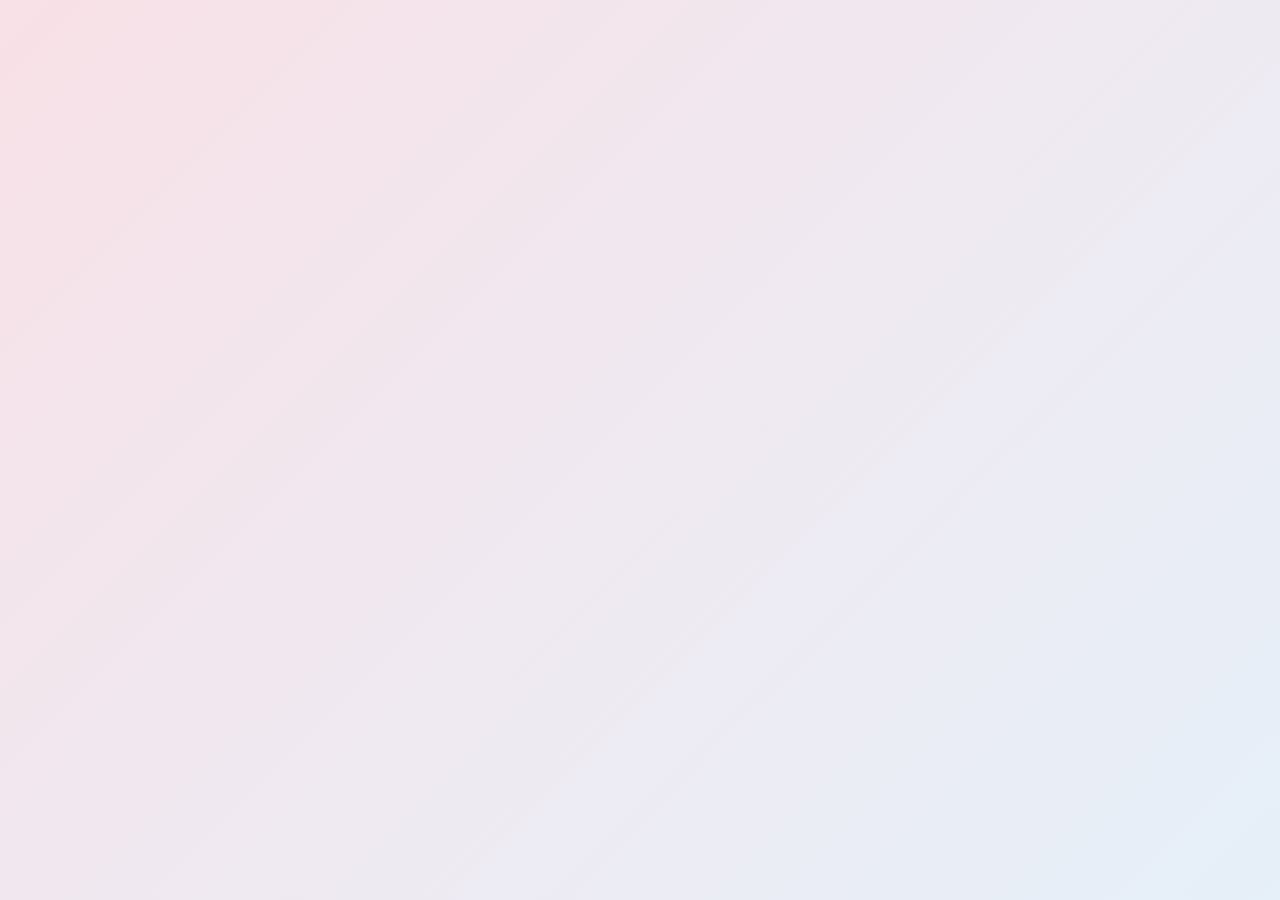
<file: index.html>
<!DOCTYPE html>
<html lang="fr">
<head>
    <meta charset="UTF-8">
    <meta name="viewport" content="width=device-width, initial-scale=1.0">
    <title>Douceur Productive | Une approche douce de la productivité</title>
    <style>
        :root {
            --primary-bg: linear-gradient(135deg, #f8e1e7 0%, #e6f0f9 100%);
            --accent-color: #a7c5e3;
            --text-color: #5b6b8c;
            --button-color: #a7c5e3;
            --highlight: #f4adb5;
            --card-bg: #f8f9fc;
            --shadow: rgba(149, 157, 165, 0.1);
            --font-main: 'Nunito', 'Segoe UI', system-ui, sans-serif;
        }
        
        * {
            box-sizing: border-box;
            margin: 0;
            padding: 0;
        }
        
        body {
            font-family: var(--font-main);
            background: var(--primary-bg);
            color: var(--text-color);
            line-height: 1.6;
            min-height: 100vh;
        }
        
        header {
            padding: 1.5rem 0;
            text-align: center;
            position: relative;
        }
        
        nav {
            display: flex;
            justify-content: center;
            padding: 1rem 0;
        }
        
        nav ul {
            display: flex;
            list-style: none;
            gap: 2rem;
        }
        
        nav a {
            color: var(--text-color);
            text-decoration: none;
            font-weight: 600;
            transition: color 0.3s;
            font-size: 1.1rem;
        }
        
        nav a:hover {
            color: var(--highlight);
        }
        
        .logo {
            font-size: 2rem;
            font-weight: 700;
            color: var(--text-color);
        }
        
        .logo span {
            color: var(--highlight);
        }
        
        .container {
            max-width: 1200px;
            margin: 0 auto;
            padding: 0 2rem;
        }
        
        .hero {
            display: flex;
            align-items: center;
            justify-content: space-between;
            padding: 4rem 0;
            flex-wrap: wrap;
        }
        
        .hero-content {
            flex: 1;
            min-width: 300px;
            padding-right: 2rem;
        }
        
        .hero-image {
            flex: 1;
            min-width: 300px;
            text-align: center;
        }
        
        .hero-image img {
            max-width: 100%;
            border-radius: 20px;
            box-shadow: 0 15px 30px rgba(0, 0, 0, 0.1);
        }
        
        h1 {
            font-size: 2.8rem;
            margin-bottom: 1.5rem;
            line-height: 1.2;
        }
        
        h2 {
            font-size: 2rem;
            margin-bottom: 1rem;
        }
        
        p {
            margin-bottom: 1.5rem;
            font-size: 1.1rem;
        }
        
        .cta-button {
            display: inline-block;
            background: var(--button-color);
            color: white;
            border: none;
            border-radius: 30px;
            padding: 1rem 2.5rem;
            font-size: 1.2rem;
            font-weight: 600;
            text-decoration: none;
            cursor: pointer;
            transition: transform 0.3s, box-shadow 0.3s;
            box-shadow: 0 5px 15px rgba(167, 197, 227, 0.4);
        }
        
        .cta-button:hover {
            transform: translateY(-3px);
            box-shadow: 0 8px 20px rgba(167, 197, 227, 0.6);
        }
        
        .features {
            padding: 4rem 0;
            background-color: var(--card-bg);
            border-radius: 30px;
            margin: 2rem 0;
        }
        
        .section-title {
            text-align: center;
            margin-bottom: 3rem;
        }
        
        .feature-grid {
            display: grid;
            grid-template-columns: repeat(auto-fit, minmax(250px, 1fr));
            gap: 2rem;
        }
        
        .feature-card {
            background: white;
            padding: 2rem;
            border-radius: 20px;
            box-shadow: 0 10px 25px rgba(0, 0, 0, 0.05);
            text-align: center;
            transition: transform 0.3s;
        }
        
        .feature-card:hover {
            transform: translateY(-10px);
        }
        
        .feature-icon {
            background: var(--accent-color);
            width: 80px;
            height: 80px;
            border-radius: 50%;
            display: flex;
            align-items: center;
            justify-content: center;
            margin: 0 auto 1.5rem;
        }
        
        .feature-icon svg {
            width: 40px;
            height: 40px;
            fill: white;
        }
        
        .feature-title {
            font-size: 1.4rem;
            margin-bottom: 1rem;
        }
        
        .testimonials {
            padding: 4rem 0;
        }
        
        .testimonial-grid {
            display: grid;
            grid-template-columns: repeat(auto-fit, minmax(300px, 1fr));
            gap: 2rem;
        }
        
        .testimonial-card {
            background: white;
            padding: 2rem;
            border-radius: 20px;
            box-shadow: 0 10px 25px rgba(0, 0, 0, 0.05);
        }
        
        .testimonial-text {
            font-style: italic;
            margin-bottom: 1.5rem;
        }
        
        .testimonial-author {
            display: flex;
            align-items: center;
        }
        
        .author-avatar {
            width: 50px;
            height: 50px;
            border-radius: 50%;
            background: var(--accent-color);
            margin-right: 1rem;
        }
        
        .author-name {
            font-weight: 600;
        }
        
        .pricing {
            padding: 4rem 0;
            background-color: var(--card-bg);
            border-radius: 30px;
            margin: 2rem 0;
        }
        
        .price-card {
            background: white;
            padding: 2rem;
            border-radius: 20px;
            box-shadow: 0 10px 25px rgba(0, 0, 0, 0.05);
            text-align: center;
            display: flex;
            flex-direction: column;
            height: 100%;
        }
        
        .price-header {
            margin-bottom: 2rem;
        }
        
        .price-name {
            font-size: 1.4rem;
            margin-bottom: 0.5rem;
        }
        
        .price-amount {
            font-size: 2.5rem;
            font-weight: 700;
            color: var(--accent-color);
        }
        
        .price-period {
            opacity: 0.7;
        }
        
        .price-features {
            margin-bottom: 2rem;
            flex-grow: 1;
        }
        
        .price-features ul {
            list-style: none;
            padding: 0;
        }
        
        .price-features li {
            padding: 0.5rem 0;
            border-bottom: 1px solid rgba(0, 0, 0, 0.05);
        }
        
        .price-cta {
            margin-top: auto;
        }
        
        .secondary-button {
            display: inline-block;
            background: transparent;
            color: var(--accent-color);
            border: 2px solid var(--accent-color);
            border-radius: 30px;
            padding: 0.8rem 2rem;
            font-size: 1.1rem;
            font-weight: 600;
            text-decoration: none;
            cursor: pointer;
            transition: background-color 0.3s, color 0.3s;
        }
        
        .secondary-button:hover {
            background-color: var(--accent-color);
            color: white;
        }
        
        .faq {
            padding: 4rem 0;
        }
        
        .faq-item {
            margin-bottom: 1.5rem;
        }
        
        .faq-question {
            font-size: 1.3rem;
            font-weight: 600;
            margin-bottom: 1rem;
            cursor: pointer;
            display: flex;
            justify-content: space-between;
            align-items: center;
        }
        
        .faq-question::after {
            content: '+';
            font-size: 1.5rem;
        }
        
        .faq-answer {
            padding-bottom: 1.5rem;
            border-bottom: 1px solid rgba(0, 0, 0, 0.1);
        }
        
        footer {
            background-color: #4a5568;
            color: white;
            padding: 3rem 0;
            margin-top: 4rem;
        }
        
        .footer-content {
            display: flex;
            justify-content: space-between;
            flex-wrap: wrap;
            gap: 2rem;
        }
        
        .footer-column {
            flex: 1;
            min-width: 200px;
        }
        
        .footer-title {
            font-size: 1.3rem;
            margin-bottom: 1.5rem;
            color: white;
        }
        
        .footer-links {
            list-style: none;
        }
        
        .footer-links li {
            margin-bottom: 0.5rem;
        }
        
        .footer-links a {
            color: rgba(255, 255, 255, 0.8);
            text-decoration: none;
            transition: color 0.3s;
        }
        
        .footer-links a:hover {
            color: white;
        }
        
        .copyright {
            text-align: center;
            padding-top: 2rem;
            margin-top: 2rem;
            border-top: 1px solid rgba(255, 255, 255, 0.1);
            color: rgba(255, 255, 255, 0.7);
        }
        
        /* Responsive */
        @media (max-width: 768px) {
            .hero {
                flex-direction: column;
                text-align: center;
                gap: 2rem;
            }
            
            .hero-content {
                padding-right: 0;
            }
            
            h1 {
                font-size: 2.2rem;
            }
            
            h2 {
                font-size: 1.8rem;
            }
            
            .feature-grid, .testimonial-grid, .price-grid {
                grid-template-columns: 1fr;
            }
            
            nav ul {
                gap: 1rem;
                flex-wrap: wrap;
                justify-content: center;
            }
        }
        
        .app-preview-container {
            margin: 4rem 0;
            text-align: center;
        }
        
        .app-preview {
            background: white;
            border-radius: 20px;
            box-shadow: 0 20px 40px rgba(0, 0, 0, 0.1);
            max-width: 500px;
            margin: 0 auto;
            overflow: hidden;
        }
        
        .app-header {
            background: var(--accent-color);
            color: white;
            padding: 1.5rem;
            text-align: center;
        }
        
        .app-content {
            padding: 2rem;
        }
        
        .app-task {
            background: var(--card-bg);
            border-radius: 10px;
            padding: 1rem;
            margin-bottom: 1rem;
            display: flex;
            align-items: center;
        }
        
        .task-dot {
            width: 20px;
            height: 20px;
            border-radius: 50%;
            background: var(--highlight);
            margin-right: 1rem;
        }
        
        .app-button {
            background: var(--button-color);
            color: white;
            border: none;
            border-radius: 30px;
            padding: 1rem;
            width: 100%;
            font-size: 1.1rem;
            font-weight: 600;
            margin-top: 1.5rem;
        }
        
        /* Animation pour le bouton d'essai */
        @keyframes pulse {
            0% {
                transform: scale(1);
            }
            50% {
                transform: scale(1.05);
            }
            100% {
                transform: scale(1);
            }
        }
        
        .animated-button {
            animation: pulse 2s infinite;
        }
</file>
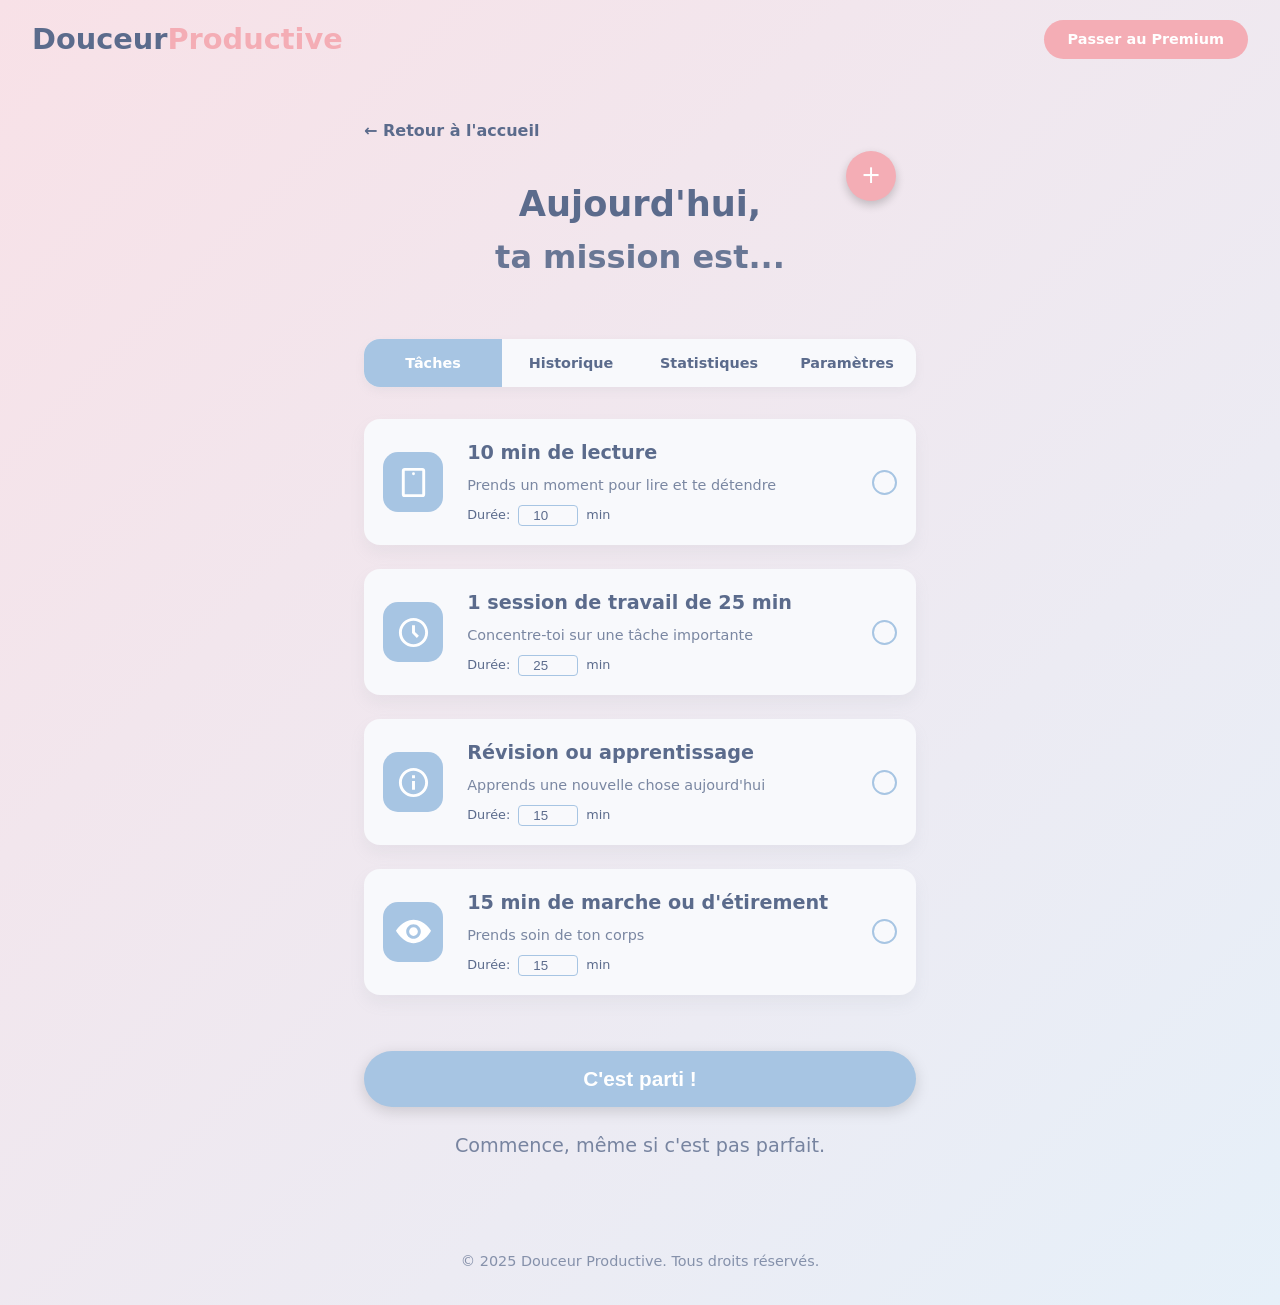
<file: app-html.html>
<!DOCTYPE html>
<html lang="fr">
<head>
    <meta charset="UTF-8">
    <meta name="viewport" content="width=device-width, initial-scale=1.0">
    <title>Douceur Productive | Votre programme quotidien</title>
    <link rel="stylesheet" href="style.css">
</head>
<body class="theme-default">
    <header>
        <a href="index.html" class="logo">Douceur<span>Productive</span></a>
        <a href="#" class="upgrade-button" id="show-plans-button">Passer au Premium</a>
    </header>
    
    <div class="container">
        <a href="index.html" class="back-link">← Retour à l'accueil</a>
        
        <div class="app-header">
            <div class="add-task-button premium-feature" id="add-task-button">+</div>
            <h1>Aujourd'hui,</h1>
            <h2>ta mission est...</h2>
        </div>
        
        <div class="tab-navigation">
            <button class="tab-button active" data-tab="tasks">Tâches</button>
            <button class="tab-button" data-tab="history">Historique</button>
            <button class="tab-button" data-tab="stats">Statistiques</button>
            <button class="tab-button" data-tab="settings">Paramètres</button>
        </div>
        
        <div id="tasks" class="tab-content active">
            <div class="task-list" id="task-list">
                <div class="task-card" data-task="reading" data-time="10" data-id="task-1">
                    <div class="icon-container">
                        <svg class="icon" xmlns="http://www.w3.org/2000/svg" viewBox="0 0 24 24">
                            <path d="M6 22h12a2 2 0 0 0 2-2V4a2 2 0 0 0-2-2H6a2 2 0 0 0-2 2v16a2 2 0 0 0 2 2zm0-2V4h12v16H6zm6-13a1 1 0 1 1 0-2 1 1 0 0 1 0 2z"/>
                        </svg>
                    </div>
                    <div class="task-info">
                        <h3 class="task-title">10 min de lecture</h3>
                        <p class="task-desc">Prends un moment pour lire et te détendre</p>
                        <div class="task-duration">
                            Durée: <input type="number" min="1" max="60" value="10"> min
                        </div>
                    </div>
                    <div class="checkbox" onclick="toggleCheckbox(this)"></div>
                </div>
                
                <div class="task-card" data-task="pomodoro" data-time="25" data-id="task-2">
                    <div class="icon-container">
                        <svg class="icon" xmlns="http://www.w3.org/2000/svg" viewBox="0 0 24 24">
                            <path d="M12 2C6.486 2 2 6.486 2 12s4.486 10 10 10 10-4.486 10-10S17.514 2 12 2zm0 18c-4.411 0-8-3.589-8-8s3.589-8 8-8 8 3.589 8 8-3.589 8-8 8z"/>
                            <path d="M13 7h-2v5.414l3.293 3.293 1.414-1.414L13 11.586z"/>
                        </svg>
                    </div>
                    <div class="task-info">
                        <h3 class="task-title">1 session de travail de 25 min</h3>
                        <p class="task-desc">Concentre-toi sur une tâche importante</p>
                        <div class="task-duration">
                            Durée: <input type="number" min="1" max="60" value="25"> min
                        </div>
                    </div>
                    <div class="checkbox" onclick="toggleCheckbox(this)"></div>
                </div>
                
                <div class="task-card" data-task="learning" data-time="15" data-id="task-3">
                    <div class="icon-container">
                        <svg class="icon" xmlns="http://www.w3.org/2000/svg" viewBox="0 0 24 24">
                            <path d="M12 2C6.486 2 2 6.486 2 12s4.486 10 10 10 10-4.486 10-10S17.514 2 12 2zm0 18c-4.411 0-8-3.589-8-8s3.589-8 8-8 8 3.589 8 8-3.589 8-8 8z"/>
                            <path d="M11 11h2v6h-2zm0-4h2v2h-2z"/>
                        </svg>
                    </div>
                    <div class="task-info">
                        <h3 class="task-title">Révision ou apprentissage</h3>
                        <p class="task-desc">Apprends une nouvelle chose aujourd'hui</p>
                        <div class="task-duration">
                            Durée: <input type="number" min="1" max="60" value="15"> min
                        </div>
                    </div>
                    <div class="checkbox" onclick="toggleCheckbox(this)"></div>
                </div>
                
                <div class="task-card" data-task="movement" data-time="15" data-id="task-4">
                    <div class="icon-container">
                        <svg class="icon" xmlns="http://www.w3.org/2000/svg" viewBox="0 0 24 24">
                            <path d="M15 12c0 1.654-1.346 3-3 3s-3-1.346-3-3 1.346-3 3-3 3 1.346 3 3zm9-.449s-4.252 8.449-11.985 8.449c-7.18 0-12.015-8.449-12.015-8.449s4.446-7.551 12.015-7.551c7.694 0 11.985 7.551 11.985 7.551zm-7 .449c0-2.757-2.243-5-5-5s-5 2.243-5 5 2.243 5 5 5 5-2.243 5-5z"/>
                        </svg>
                    </div>
                    <div class="task-info">
                        <h3 class="task-title">15 min de marche ou d'étirement</h3>
                        <p class="task-desc">Prends soin de ton corps</p>
                        <div class="task-duration">
                            Durée: <input type="number" min="1" max="60" value="15"> min
                        </div>
                    </div>
                    <div class="checkbox" onclick="toggleCheckbox(this)"></div>
                </div>
            </div>
            
            <div class="timer-container" id="timer-container">
                <h3 id="timer-activity">Lecture</h3>
                <div class="progress-container">
                    <div class="progress-bar">
                        <div class="progress-fill" id="progress-fill"></div>
                    </div>
                </div>
                <div class="timer" id="timer">10:00</div>
                <div class="timer-controls">
                    <button class="control-button" id="start-timer">Démarrer</button>
                    <button class="control-button" id="pause-timer">Pause</button>
                    <button class="control-button" id="reset-timer">Réinitialiser</button>
                </div>
                <div class="task-complete-message" id="complete-message">
                    Bravo ! Activité terminée ! 👏
                </div>
            </div>
            
            <button class="start-button" id="main-button">C'est parti !</button>
            
            <p class="motivation-text">Commence, même si c'est pas parfait.</p>
        </div>
        
        <div id="history" class="tab-content premium-feature">
            <div class="premium-overlay">
                <p class="premium-text">Cette fonctionnalité est disponible dans la version Premium</p>
                <a href="#" class="upgrade-button" id="upgrade-history">Découvrir Premium</a>
            </div>
            <div class="premium-badge">Premium</div>
            <!-- Contenu de l'historique (caché derrière l'overlay) -->
        </div>
        
        <div id="stats" class="tab-content premium-feature">
            <div class="premium-overlay">
                <p class="premium-text">Suivez votre progression et atteignez vos objectifs avec la version Premium</p>
                <a href="#" class="upgrade-button" id="upgrade-stats">Accéder aux statistiques</a>
            </div>
            <div class="premium-badge">Premium</div>
            <!-- Contenu des statistiques (caché derrière l'overlay) -->
        </div>
        
        <div id="settings" class="tab-content">
            <div class="settings-section">
                <div class="settings-title">Thème visuel</div>
                <div class="theme-selector">
                    <div class="theme-option active" data-theme="default">
                        <div class="theme-default-preview"></div>
                    </div>
                    <div class="theme-option premium-feature" data-theme="night">
                        <div class="theme-night-preview"></div>
                    </div>
                    <div class="theme-option premium-feature" data-theme="forest">
                        <div class="theme-forest-preview"></div>
                    </div>
                    <div class="theme-option premium-feature" data-theme="ocean">
                        <div class="theme-ocean-preview"></div>
                    </div>
                </div>
                <p>Les thèmes supplémentaires sont disponibles avec Premium</p>
            </div>
            
            <div class="settings-section premium-feature">
                <div class="premium-overlay">
                    <p class="premium-text">Recevez des rappels et notifications en version Premium</p>
                    <a href="#" class="upgrade-button">Activer</a>
                </div>
                <div class="premium-badge">Premium</div>
                <!-- Contenu des notifications (caché derrière l'overlay) -->
            </div>
        </div>
    </div>
    
    <!-- Modal d'ajout de tâche personnalisée -->
    <div class="modal" id="add-task-modal">
        <div class="modal-content">
            <button class="close-modal" id="close-modal">&times;</button>
            <h3 class="modal-title">Fonctionnalité Premium</h3>
            <div class="upgrade-info">
                <div class="upgrade-info-title">Personnalisez vos tâches</div>
                <p class="upgrade-info-text">Créez des tâches adaptées à vos besoins, définissez vos propres activités et construisez votre routine idéale.</p>
                <a href="#" class="upgrade-button" id="upgrade-from-modal">Passer au Premium</a>
            </div>
        </div>
    </div>
    
    <!-- Modal des plans d'abonnement -->
    <div class="modal" id="plans-modal">
        <div class="modal-content" style="max-width: 800px;">
            <button class="close-modal" id="close-plans-modal">&times;</button>
            <h3 class="modal-title">Choisissez votre plan</h3>
            
            <div class="plans-section">
                <div class="plan-card">
                    <div class="plan-header">
                        <h3 class="plan-name">Gratuit</h3>
                        <div class="plan-price">0€</div>
                        <div class="plan-billing">pour toujours</div>
                        <div class="current-plan">Plan actuel</div>
                    </div>
                    <div class="plan-features">
                        <ul class="plan-feature-list">
                            <li><span class="feature-check">✓</span> 4 tâches quotidiennes de base</li>
                            <li><span class="feature-check">✓</span> Minuteur intégré</li>
                            <li><span class="feature-check">✓</span> Modification des durées</li>
                            <li><span class="feature-check">✓</span> Thème par défaut</li>
                        </ul>
                    </div>
                </div>
                
                <div class="plan-card">
                    <div class="plan-header">
                        <h3 class="plan-name">Premium</h3>
                        <div class="plan-price">4.99€</div>
                        <div class="plan-billing">par mois</div>
                    </div>
                    <div class="plan-features">
                        <ul class="plan-feature-list">
                            <li><span class="feature-check">✓</span> Tout ce qui est inclus en gratuit</li>
                            <li><span class="feature-check">✓</span> Tâches personnalisées illimitées</li>
                            <li><span class="feature-check">✓</span> Historique détaillé</li>
                            <li><span class="feature-check">✓</span> Statistiques et objectifs</li>
                            <li><span class="feature-check">✓</span> Routines prédéfinies</li>
                            <li><span class="feature-check">✓</span> 3 thèmes supplémentaires</li>
                            <li><span class="feature-check">✓</span> Notifications et rappels</li>
                        </ul>
                    </div>
                    <div class="plan-cta">
                        <a href="#" class="upgrade-button">S'abonner</a>
                    </div>
                </div>
                
                <div class="plan-card">
                    <div class="plan-header">
                        <h3 class="plan-name">Teams</h3>
                        <div class="plan-price">12.99€</div>
                        <div class="plan-billing">par utilisateur/mois</div>
                    </div>
                    <div class="plan-features">
                        <ul class="plan-feature-list">
                            <li><span class="feature-check">✓</span> Tout ce qui est inclus en Premium</li>
                            <li><span class="feature-check">✓</span> Gestion d'équipe</li>
                            <li><span class="feature-check">✓</span> Tableau de bord collaboratif</li>
                            <li><span class="feature-check">✓</span> Objectifs partagés</li>
                            <li><span class="feature-check">✓</span> Routines d'équipe</li>
                            <li><span class="feature-check">✓</span> Statistiques d'équipe</li>
                            <li><span class="feature-check">✓</span> Support prioritaire</li>
                        </ul>
                    </div>
                    <div class="plan-cta">
                        <a href="#" class="upgrade-button">Contacter</a>
                    </div>
                </div>
            </div>
        </div>
    </div>
    
    <footer>
        &copy; 2025 Douceur Productive. Tous droits réservés.
    </footer>
    
    <script src="script.js"></script>
</body>
</html>
</file>
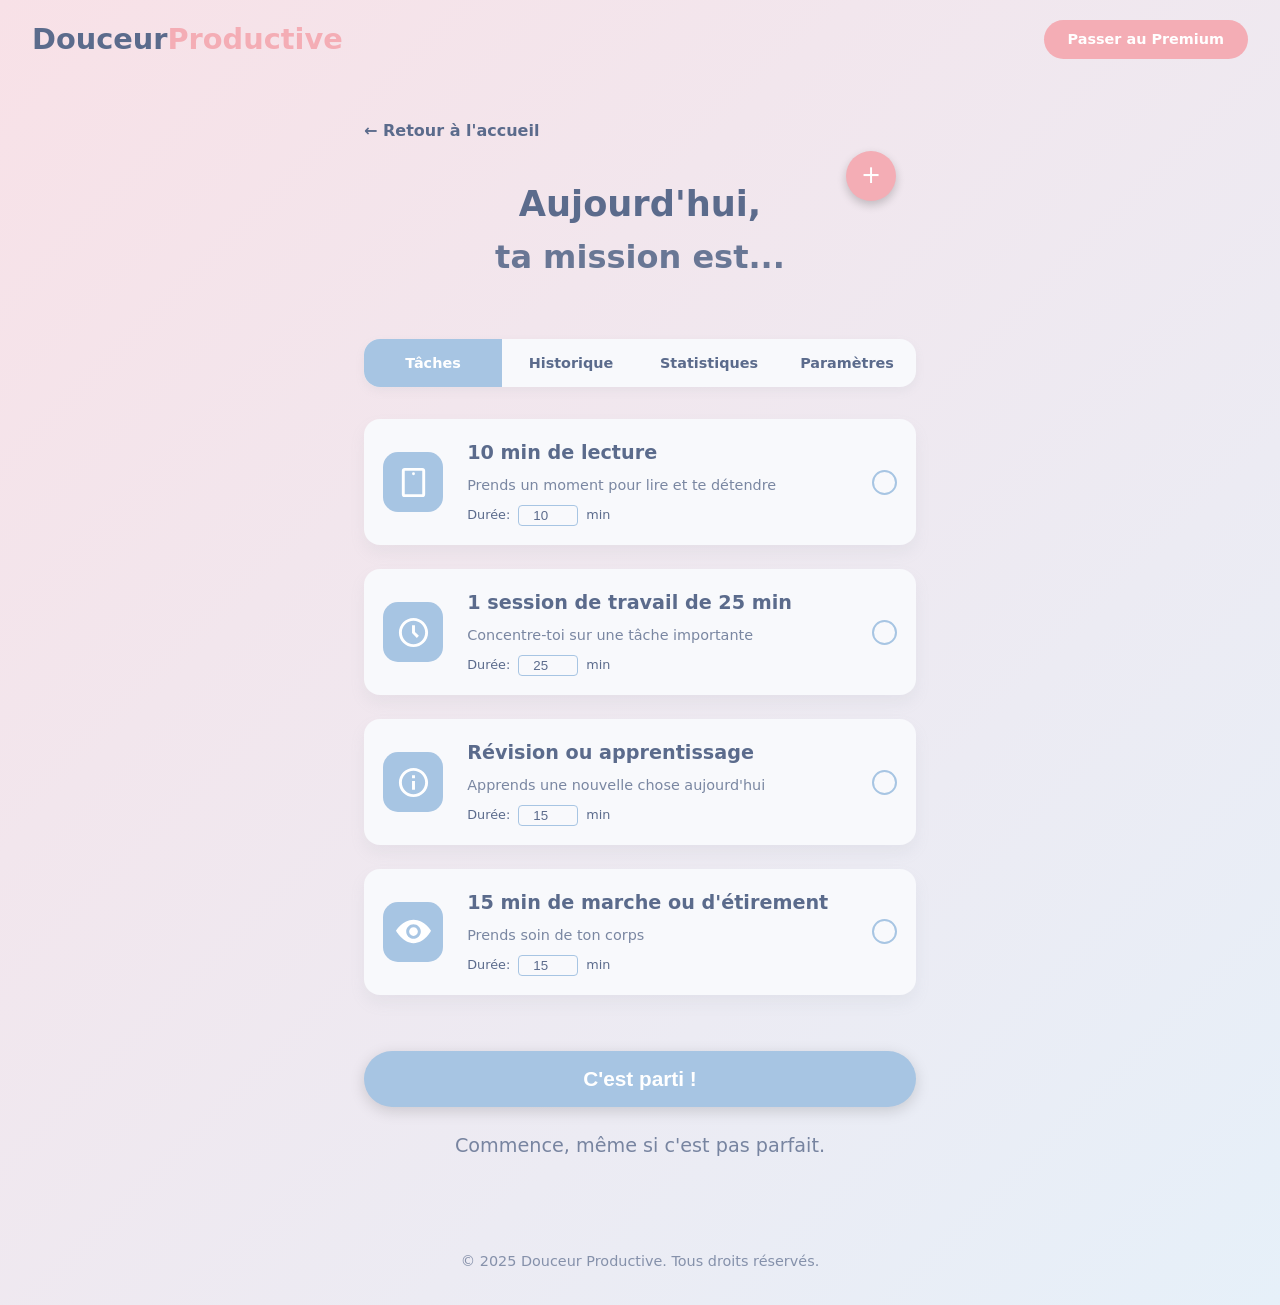
<file: app.html>
<!DOCTYPE html>
<html lang="fr">
<head>
    <meta charset="UTF-8">
    <meta name="viewport" content="width=device-width, initial-scale=1.0">
    <title>Douceur Productive | Votre programme quotidien</title>
    <link rel="stylesheet" href="style.css">
</head>
<body class="theme-default">
    <header>
        <a href="index.html" class="logo">Douceur<span>Productive</span></a>
        <a href="payment.html" class="upgrade-button" id="show-plans-button">Passer au Premium</a>
    </header>
    
    <div class="container">
        <a href="index.html" class="back-link">← Retour à l'accueil</a>
        
        <div class="app-header">
            <div class="add-task-button premium-feature" id="add-task-button">+</div>
            <h1>Aujourd'hui,</h1>
            <h2>ta mission est...</h2>
        </div>
        
        <div class="tab-navigation">
            <button class="tab-button active" data-tab="tasks">Tâches</button>
            <button class="tab-button" data-tab="history">Historique</button>
            <button class="tab-button" data-tab="stats">Statistiques</button>
            <button class="tab-button" data-tab="settings">Paramètres</button>
        </div>
        
        <div id="tasks" class="tab-content active">
            <div class="task-list" id="task-list">
                <div class="task-card" data-task="reading" data-time="10" data-id="task-1">
                    <div class="icon-container">
                        <svg class="icon" xmlns="http://www.w3.org/2000/svg" viewBox="0 0 24 24">
                            <path d="M6 22h12a2 2 0 0 0 2-2V4a2 2 0 0 0-2-2H6a2 2 0 0 0-2 2v16a2 2 0 0 0 2 2zm0-2V4h12v16H6zm6-13a1 1 0 1 1 0-2 1 1 0 0 1 0 2z"/>
                        </svg>
                    </div>
                    <div class="task-info">
                        <h3 class="task-title">10 min de lecture</h3>
                        <p class="task-desc">Prends un moment pour lire et te détendre</p>
                        <div class="task-duration">
                            Durée: <input type="number" min="1" max="60" value="10"> min
                        </div>
                    </div>
                    <div class="checkbox" onclick="toggleCheckbox(this)"></div>
                </div>
                
                <div class="task-card" data-task="pomodoro" data-time="25" data-id="task-2">
                    <div class="icon-container">
                        <svg class="icon" xmlns="http://www.w3.org/2000/svg" viewBox="0 0 24 24">
                            <path d="M12 2C6.486 2 2 6.486 2 12s4.486 10 10 10 10-4.486 10-10S17.514 2 12 2zm0 18c-4.411 0-8-3.589-8-8s3.589-8 8-8 8 3.589 8 8-3.589 8-8 8z"/>
                            <path d="M13 7h-2v5.414l3.293 3.293 1.414-1.414L13 11.586z"/>
                        </svg>
                    </div>
                    <div class="task-info">
                        <h3 class="task-title">1 session de travail de 25 min</h3>
                        <p class="task-desc">Concentre-toi sur une tâche importante</p>
                        <div class="task-duration">
                            Durée: <input type="number" min="1" max="60" value="25"> min
                        </div>
                    </div>
                    <div class="checkbox" onclick="toggleCheckbox(this)"></div>
                </div>
                
                <div class="task-card" data-task="learning" data-time="15" data-id="task-3">
                    <div class="icon-container">
                        <svg class="icon" xmlns="http://www.w3.org/2000/svg" viewBox="0 0 24 24">
                            <path d="M12 2C6.486 2 2 6.486 2 12s4.486 10 10 10 10-4.486 10-10S17.514 2 12 2zm0 18c-4.411 0-8-3.589-8-8s3.589-8 8-8 8 3.589 8 8-3.589 8-8 8z"/>
                            <path d="M11 11h2v6h-2zm0-4h2v2h-2z"/>
                        </svg>
                    </div>
                    <div class="task-info">
                        <h3 class="task-title">Révision ou apprentissage</h3>
                        <p class="task-desc">Apprends une nouvelle chose aujourd'hui</p>
                        <div class="task-duration">
                            Durée: <input type="number" min="1" max="60" value="15"> min
                        </div>
                    </div>
                    <div class="checkbox" onclick="toggleCheckbox(this)"></div>
                </div>
                
                <div class="task-card" data-task="movement" data-time="15" data-id="task-4">
                    <div class="icon-container">
                        <svg class="icon" xmlns="http://www.w3.org/2000/svg" viewBox="0 0 24 24">
                            <path d="M15 12c0 1.654-1.346 3-3 3s-3-1.346-3-3 1.346-3 3-3 3 1.346 3 3zm9-.449s-4.252 8.449-11.985 8.449c-7.18 0-12.015-8.449-12.015-8.449s4.446-7.551 12.015-7.551c7.694 0 11.985 7.551 11.985 7.551zm-7 .449c0-2.757-2.243-5-5-5s-5 2.243-5 5 2.243 5 5 5 5-2.243 5-5z"/>
                        </svg>
                    </div>
                    <div class="task-info">
                        <h3 class="task-title">15 min de marche ou d'étirement</h3>
                        <p class="task-desc">Prends soin de ton corps</p>
                        <div class="task-duration">
                            Durée: <input type="number" min="1" max="60" value="15"> min
                        </div>
                    </div>
                    <div class="checkbox" onclick="toggleCheckbox(this)"></div>
                </div>
            </div>
            
            <div class="timer-container" id="timer-container">
                <h3 id="timer-activity">Lecture</h3>
                <div class="progress-container">
                    <div class="progress-bar">
                        <div class="progress-fill" id="progress-fill"></div>
                    </div>
                </div>
                <div class="timer" id="timer">10:00</div>
                <div class="timer-controls">
                    <button class="control-button" id="start-timer">Démarrer</button>
                    <button class="control-button" id="pause-timer">Pause</button>
                    <button class="control-button" id="reset-timer">Réinitialiser</button>
                </div>
                <div class="task-complete-message" id="complete-message">
                    Bravo ! Activité terminée ! 👏
                </div>
            </div>
            
            <button class="start-button" id="main-button">C'est parti !</button>
            
            <p class="motivation-text">Commence, même si c'est pas parfait.</p>
        </div>
        
        <div id="history" class="tab-content premium-feature">
            <div class="premium-overlay">
                <p class="premium-text">Cette fonctionnalité est disponible dans la version Premium</p>
                <a href="payment.html" class="upgrade-button" id="upgrade-history">Découvrir Premium</a>
            </div>
            <div class="premium-badge">Premium</div>
            <!-- Contenu de l'historique (caché derrière l'overlay) -->
        </div>
        
        <div id="stats" class="tab-content premium-feature">
            <div class="premium-overlay">
                <p class="premium-text">Suivez votre progression et atteignez vos objectifs avec la version Premium</p>
                <a href="payment.html" class="upgrade-button" id="upgrade-stats">Accéder aux statistiques</a>
            </div>
            <div class="premium-badge">Premium</div>
            <!-- Contenu des statistiques (caché derrière l'overlay) -->
        </div>
        
        <div id="settings" class="tab-content">
            <div class="settings-section">
                <div class="settings-title">Thème visuel</div>
                <div class="theme-selector">
                    <div class="theme-option active" data-theme="default">
                        <div class="theme-default-preview"></div>
                    </div>
                    <div class="theme-option premium-feature" data-theme="night">
                        <div class="theme-night-preview"></div>
                    </div>
                    <div class="theme-option premium-feature" data-theme="forest">
                        <div class="theme-forest-preview"></div>
                    </div>
                    <div class="theme-option premium-feature" data-theme="ocean">
                        <div class="theme-ocean-preview"></div>
                    </div>
                </div>
                <p>Les thèmes supplémentaires sont disponibles avec Premium</p>
            </div>
            
            <div class="settings-section premium-feature">
                <div class="premium-overlay">
                    <p class="premium-text">Recevez des rappels et notifications en version Premium</p>
                    <a href="payment.html" class="upgrade-button">Activer</a>
                </div>
                <div class="premium-badge">Premium</div>
                <!-- Contenu des notifications (caché derrière l'overlay) -->
            </div>
        </div>
    </div>
    
    <!-- Modal d'ajout de tâche personnalisée -->
    <div class="modal" id="add-task-modal">
        <div class="modal-content">
            <button class="close-modal" id="close-modal">&times;</button>
            <h3 class="modal-title">Fonctionnalité Premium</h3>
            <div class="upgrade-info">
                <div class="upgrade-info-title">Personnalisez vos tâches</div>
                <p class="upgrade-info-text">Créez des tâches adaptées à vos besoins, définissez vos propres activités et construisez votre routine idéale.</p>
                <a href="payment.html" class="upgrade-button" id="upgrade-from-modal">Passer au Premium</a>
            </div>
        </div>
    </div>
    
    <!-- Modal des plans d'abonnement -->
    <div class="modal" id="plans-modal">
        <div class="modal-content" style="max-width: 800px;">
            <button class="close-modal" id="close-plans-modal">&times;</button>
            <h3 class="modal-title">Choisissez votre plan</h3>
            
            <div class="plans-section">
                <div class="plan-card">
                    <div class="plan-header">
                        <h3 class="plan-name">Gratuit</h3>
                        <div class="plan-price">0€</div>
                        <div class="plan-billing">pour toujours</div>
                        <div class="current-plan">Plan actuel</div>
                    </div>
                    <div class="plan-features">
                        <ul class="plan-feature-list">
                            <li><span class="feature-check">✓</span> 4 tâches quotidiennes de base</li>
                            <li><span class="feature-check">✓</span> Minuteur intégré</li>
                            <li><span class="feature-check">✓</span> Modification des durées</li>
                            <li><span class="feature-check">✓</span> Thème par défaut</li>
                        </ul>
                    </div>
                </div>
                
                <div class="plan-card">
                    <div class="plan-header">
                        <h3 class="plan-name">Premium</h3>
                        <div class="plan-price">4.99€</div>
                        <div class="plan-billing">par mois</div>
                    </div>
                    <div class="plan-features">
                        <ul class="plan-feature-list">
                            <li><span class="feature-check">✓</span> Tout ce qui est inclus en gratuit</li>
                            <li><span class="feature-check">✓</span> Tâches personnalisées illimitées</li>
                            <li><span class="feature-check">✓</span> Historique détaillé</li>
                            <li><span class="feature-check">✓</span> Statistiques et objectifs</li>
                            <li><span class="feature-check">✓</span> Routines prédéfinies</li>
                            <li><span class="feature-check">✓</span> 3 thèmes supplémentaires</li>
                            <li><span class="feature-check">✓</span> Notifications et rappels</li>
                        </ul>
                    </div>
                    <div class="plan-cta">
                        <a href="payment.html" class="upgrade-button">S'abonner</a>
                    </div>
                </div>
                
                <div class="plan-card">
                    <div class="plan-header">
                        <h3 class="plan-name">Teams</h3>
                        <div class="plan-price">12.99€</div>
                        <div class="plan-billing">par utilisateur/mois</div>
                    </div>
                    <div class="plan-features">
                        <ul class="plan-feature-list">
                            <li><span class="feature-check">✓</span> Tout ce qui est inclus en Premium</li>
                            <li><span class="feature-check">✓</span> Gestion d'équipe</li>
                            <li><span class="feature-check">✓</span> Tableau de bord collaboratif</li>
                            <li><span class="feature-check">✓</span> Objectifs partagés</li>
                            <li><span class="feature-check">✓</span> Routines d'équipe</li>
                            <li><span class="feature-check">✓</span> Statistiques d'équipe</li>
                            <li><span class="feature-check">✓</span> Support prioritaire</li>
                        </ul>
                    </div>
                    <div class="plan-cta">
                        <a href="payment.html" class="upgrade-button">S'abonner</a>
                    </div>
                </div>
            </div>
        </div>
    </div>
    
    <footer>
        &copy; 2025 Douceur Productive. Tous droits réservés.
    </footer>
    
    <script src="script.js"></script>
    <script>
    // Ce script permet de vérifier et de corriger les liens de paiement
    document.addEventListener('DOMContentLoaded', function() {
        // Force la navigation directe pour tous les boutons d'abonnement et boutons premium
        const paymentLinks = document.querySelectorAll('a[href="payment.html"], .upgrade-button');
        
        paymentLinks.forEach(link => {
            // Remplacer l'événement click par défaut
            link.addEventListener('click', function(e) {
                e.preventDefault(); // Empêcher le comportement par défaut
                e.stopPropagation(); // Empêcher la propagation aux autres gestionnaires
                
                console.log("Redirection vers payment.html");
                
                // Redirection forcée vers payment.html
                window.location.href = 'payment.html';
                
                return false;
            }, true); // true pour capturer l'événement avant qu'il n'atteigne d'autres gestionnaires
        });
        
        // Correction spécifique pour les modals
        // Remplacer les gestionnaires d'événements qui pourraient ouvrir des modals au lieu de naviguer
        
        // Cibler spécifiquement le bouton "Passer au Premium"
        const upgradePremiumButton = document.getElementById('show-plans-button');
        if (upgradePremiumButton) {
            upgradePremiumButton.onclick = function(e) {
                e.preventDefault();
                window.location.href = 'payment.html';
                return false;
            };
        }
        
        // Gérer les boutons dans le modal des plans
        const subscribeButtons = document.querySelectorAll('.plan-cta .upgrade-button, .plan-card .upgrade-button');
        subscribeButtons.forEach(button => {
            button.onclick = function(e) {
                e.preventDefault();
                window.location.href = 'payment.html';
                return false;
            };
        });
        
        // Gérer les boutons dans l'overlay premium
        const premiumOverlayButtons = document.querySelectorAll('.premium-overlay .upgrade-button');
        premiumOverlayButtons.forEach(button => {
            button.onclick = function(e) {
                e.preventDefault();
                window.location.href = 'payment.html';
                return false;
            };
        });
        
        // Correction spécifique pour le bouton de fermeture du modal des plans
        const closeModalButton = document.getElementById('close-plans-modal');
        if (closeModalButton) {
            const plansModal = document.getElementById('plans-modal');
            if (plansModal) {
                closeModalButton.onclick = function() {
                    plansModal.style.display = 'none';
                };
            }
        }
        
        console.log('Script de correction des liens de paiement chargé');
    });
    </script>
</body>
</html>
</file>
<file: style.css>
/* Thèmes visuels */
.theme-default {
    --primary-bg: linear-gradient(135deg, #f8e1e7 0%, #e6f0f9 100%);
    --accent-color: #a7c5e3;
    --text-color: #5b6b8c;
    --button-color: #a7c5e3;
    --highlight: #f4adb5;
    --card-bg: #f8f9fc;
    --shadow: rgba(149, 157, 165, 0.1);
}

.theme-night {
    --primary-bg: linear-gradient(135deg, #2a2a3a 0%, #1f2933 100%);
    --accent-color: #6366f1;
    --text-color: #e2e8f0;
    --button-color: #6366f1;
    --highlight: #e879f9;
    --card-bg: #2d3748;
    --shadow: rgba(0, 0, 0, 0.3);
}

.theme-forest {
    --primary-bg: linear-gradient(135deg, #1e3a25 0%, #294838 100%);
    --accent-color: #52b788;
    --text-color: #ecf8ee;
    --button-color: #52b788;
    --highlight: #ffd166;
    --card-bg: #2d4a36;
    --shadow: rgba(0, 0, 0, 0.2);
}

.theme-ocean {
    --primary-bg: linear-gradient(135deg, #0e3d5a 0%, #143a6a 100%);
    --accent-color: #48cae4;
    --text-color: #e0f7fa;
    --button-color: #48cae4;
    --highlight: #ffc857;
    --card-bg: #194c6e;
    --shadow: rgba(0, 0, 0, 0.25);
}

/* Base styles */
:root {
    --font-main: 'Nunito', 'Segoe UI', system-ui, sans-serif;
}

* {
    box-sizing: border-box;
    margin: 0;
    padding: 0;
}

body {
    font-family: var(--font-main);
    background: var(--primary-bg);
    color: var(--text-color);
    margin: 0;
    padding: 0;
    display: flex;
    flex-direction: column;
    min-height: 100vh;
    line-height: 1.6;
    transition: background 0.5s, color 0.5s;
}

header {
    padding: 1rem 0;
    text-align: center;
    position: relative;
    display: flex;
    justify-content: space-between;
    align-items: center;
    padding: 1rem 2rem;
}

.logo {
    font-size: 1.8rem;
    font-weight: 700;
    color: var(--text-color);
    text-decoration: none;
    display: inline-block;
}

.logo span {
    color: var(--highlight);
}

.upgrade-button {
    background: var(--highlight);
    color: white;
    border: none;
    border-radius: 2rem;
    padding: 0.5rem 1.5rem;
    font-size: 0.9rem;
    font-weight: 600;
    cursor: pointer;
    transition: transform 0.2s;
    text-decoration: none;
    display: inline-block;
}

.upgrade-button:hover {
    transform: scale(1.05);
}

.container {
    max-width: 600px;
    width: 90%;
    margin: 0 auto;
    padding: 1.5rem;
    box-sizing: border-box;
}

.app-header {
    text-align: center;
    margin-bottom: 2rem;
    display: flex;
    flex-direction: column;
    align-items: center;
    position: relative;
}

h1 {
    font-size: 2.2rem;
    margin-bottom: 0;
}

h2 {
    font-size: 2rem;
    margin-top: 0;
    margin-bottom: 1.5rem;
    opacity: 0.9;
}

.task-list {
    display: flex;
    flex-direction: column;
    gap: 1.5rem;
    margin-bottom: 2rem;
}

.task-card {
    background: var(--card-bg);
    border-radius: 1rem;
    padding: 1.2rem;
    display: flex;
    align-items: center;
    gap: 1.5rem;
    box-shadow: 0 8px 15px var(--shadow);
    transition: transform 0.2s, box-shadow 0.2s, background 0.5s;
    cursor: pointer;
}

.task-card:hover {
    transform: translateY(-5px);
    box-shadow: 0 12px 20px var(--shadow);
}

.icon-container {
    background: var(--accent-color);
    width: 60px;
    height: 60px;
    border-radius: 15px;
    display: flex;
    align-items: center;
    justify-content: center;
    flex-shrink: 0;
    transition: background 0.5s;
}

.icon {
    width: 35px;
    height: 35px;
    fill: white;
    transition: fill 0.5s;
}

.task-info {
    flex: 1;
}

.task-title {
    font-size: 1.2rem;
    font-weight: 600;
    margin: 0 0 0.3rem 0;
}

.task-desc {
    margin: 0;
    opacity: 0.8;
    font-size: 0.9rem;
}

.task-duration {
    font-size: 0.8rem;
    margin-top: 0.5rem;
    display: flex;
    align-items: center;
    gap: 0.5rem;
}

.task-duration input {
    width: 60px;
    border: 1px solid var(--accent-color);
    border-radius: 4px;
    padding: 2px 5px;
    background: transparent;
    color: var(--text-color);
    text-align: center;
}

.checkbox {
    width: 25px;
    height: 25px;
    border-radius: 50%;
    border: 2px solid var(--accent-color);
    display: inline-block;
    cursor: pointer;
    transition: background-color 0.2s, border 0.5s;
    flex-shrink: 0;
}

.checkbox.checked {
    background-color: var(--accent-color);
    position: relative;
}

.checkbox.checked::after {
    content: '';
    position: absolute;
    width: 6px;
    height: 12px;
    border: solid white;
    border-width: 0 2px 2px 0;
    transform: rotate(45deg);
    top: 4px;
    left: 9px;
}

.start-button {
    background: var(--button-color);
    color: white;
    border: none;
    border-radius: 2rem;
    padding: 1rem 2.5rem;
    font-size: 1.3rem;
    font-weight: 600;
    margin: 1.5rem 0;
    cursor: pointer;
    transition: transform 0.2s, background 0.5s;
    width: 100%;
    box-shadow: 0 4px 15px rgba(0, 0, 0, 0.15);
}

.start-button:hover {
    transform: scale(1.05);
}

.motivation-text {
    text-align: center;
    font-size: 1.2rem;
    margin-bottom: 2rem;
    opacity: 0.8;
}

.timer-container {
    background: var(--card-bg);
    border-radius: 1rem;
    padding: 1.5rem;
    margin: 1.5rem 0;
    text-align: center;
    box-shadow: 0 8px 15px var(--shadow);
    display: none;
    transition: background 0.5s;
}

.timer {
    font-size: 2.5rem;
    margin: 1rem 0;
}

.timer-controls {
    display: flex;
    justify-content: center;
    gap: 1rem;
    flex-wrap: wrap;
}

.control-button {
    background: var(--button-color);
    color: white;
    border: none;
    border-radius: 1rem;
    padding: 0.7rem 1.5rem;
    font-size: 1rem;
    font-weight: 600;
    cursor: pointer;
    transition: transform 0.2s, background 0.5s;
}

.control-button:hover {
    transform: scale(1.05);
}

.progress-container {
    width: 100%;
    max-width: 400px;
    margin: 0 auto;
}

.progress-bar {
    height: 10px;
    background: rgba(255, 255, 255, 0.2);
    border-radius: 5px;
    overflow: hidden;
    margin-bottom: 1rem;
}

.progress-fill {
    height: 100%;
    background: var(--accent-color);
    width: 0%;
    transition: width 1s, background 0.5s;
}

.task-complete-message {
    background: var(--highlight);
    color: white;
    padding: 1rem;
    border-radius: 1rem;
    text-align: center;
    margin-top: 1rem;
    display: none;
    transition: background 0.5s;
}

.back-link {
    display: inline-block;
    color: var(--text-color);
    text-decoration: none;
    font-weight: 600;
    margin-top: 1rem;
    margin-bottom: 2rem;
    transition: color 0.5s;
}

.back-link:hover {
    color: var(--highlight);
}

footer {
    text-align: center;
    margin-top: auto;
    padding: 2rem 0;
    opacity: 0.7;
    font-size: 0.9rem;
}

/* Tab navigation for additional features */
.tab-navigation {
    display: flex;
    justify-content: space-between;
    background: var(--card-bg);
    border-radius: 1rem;
    overflow: hidden;
    margin-bottom: 2rem;
    box-shadow: 0 4px 10px var(--shadow);
    transition: background 0.5s;
}

.tab-button {
    flex: 1;
    background: transparent;
    border: none;
    padding: 1rem;
    color: var(--text-color);
    font-weight: 600;
    cursor: pointer;
    transition: background 0.3s, color 0.3s;
    font-family: var(--font-main);
    font-size: 0.9rem;
}

.tab-button.active {
    background: var(--accent-color);
    color: white;
}

.tab-content {
    display: none;
    margin-bottom: 2rem;
}

.tab-content.active {
    display: block;
}

/* Premium Features */
.premium-feature {
    position: relative;
    overflow: hidden;
}

.premium-overlay {
    position: absolute;
    top: 0;
    left: 0;
    width: 100%;
    height: 100%;
    background: rgba(0, 0, 0, 0.5);
    display: flex;
    flex-direction: column;
    align-items: center;
    justify-content: center;
    z-index: 5;
    border-radius: 1rem;
}

.premium-text {
    color: white;
    font-weight: 600;
    margin-bottom: 1rem;
    text-align: center;
    padding: 0 2rem;
}

.premium-badge {
    position: absolute;
    top: 10px;
    right: 10px;
    background: var(--highlight);
    color: white;
    font-size: 0.8rem;
    font-weight: 600;
    padding: 0.3rem 0.8rem;
    border-radius: 2rem;
    z-index: 4;
}

.teams-badge {
    background: #6366f1;
}

/* Settings tab */
.settings-section {
    background: var(--card-bg);
    border-radius: 1rem;
    padding: 1.5rem;
    box-shadow: 0 8px 15px var(--shadow);
    margin-bottom: 1.5rem;
    transition: background 0.5s;
}

.settings-title {
    font-weight: 600;
    margin-bottom: 1rem;
}

.theme-selector {
    display: flex;
    gap: 1rem;
    flex-wrap: wrap;
    margin-bottom: 1.5rem;
}

.theme-option {
    width: 40px;
    height: 40px;
    border-radius: 50%;
    cursor: pointer;
    transition: transform 0.2s;
    border: 2px solid transparent;
    overflow: hidden;
}

.theme-option:hover {
    transform: scale(1.1);
}

.theme-option.active {
    border-color: var(--highlight);
}

.theme-default-preview {
    background: linear-gradient(135deg, #2a2a3a 0%, #1f2933 100%);
    width: 100%;
    height: 100%;
}

.theme-forest-preview {
    background: linear-gradient(135deg, #1e3a25 0%, #294838 100%);
    width: 100%;
    height: 100%;
}

.theme-ocean-preview {
    background: linear-gradient(135deg, #0e3d5a 0%, #143a6a 100%);
    width: 100%;
    height: 100%;
}

/* Modal */
.modal {
    display: none;
    position: fixed;
    top: 0;
    left: 0;
    width: 100%;
    height: 100%;
    background: rgba(0, 0, 0, 0.5);
    z-index: 10;
    align-items: center;
    justify-content: center;
}

.modal-content {
    background: var(--card-bg);
    border-radius: 1rem;
    padding: 2rem;
    width: 90%;
    max-width: 500px;
    box-shadow: 0 10px 25px rgba(0, 0, 0, 0.2);
    position: relative;
    max-height: 90vh;
    overflow-y: auto;
}

.close-modal {
    position: absolute;
    top: 1rem;
    right: 1rem;
    background: none;
    border: none;
    font-size: 1.5rem;
    cursor: pointer;
    color: var(--text-color);
}

.modal-title {
    margin-bottom: 1.5rem;
    text-align: center;
}

/* Add task button */
.add-task-button {
    background: var(--highlight);
    color: white;
    border: none;
    border-radius: 50%;
    width: 50px;
    height: 50px;
    font-size: 1.5rem;
    display: flex;
    align-items: center;
    justify-content: center;
    position: absolute;
    top: -25px;
    right: 20px;
    cursor: pointer;
    box-shadow: 0 4px 10px rgba(0, 0, 0, 0.2);
    transition: transform 0.2s;
}

.add-task-button:hover {
    transform: scale(1.1);
}

/* Plans comparison */
.plans-section {
    display: grid;
    grid-template-columns: repeat(auto-fit, minmax(250px, 1fr));
    gap: 2rem;
    margin: 3rem 0;
}

.plan-card {
    background: var(--card-bg);
    border-radius: 1rem;
    overflow: hidden;
    box-shadow: 0 8px 20px var(--shadow);
    transition: transform 0.3s, background 0.5s;
}

.plan-card:hover {
    transform: translateY(-10px);
}

.plan-header {
    padding: 1.5rem;
    text-align: center;
    border-bottom: 1px solid rgba(255, 255, 255, 0.1);
}

.plan-name {
    font-size: 1.4rem;
    font-weight: 700;
    margin-bottom: 0.5rem;
}

.plan-price {
    font-size: 2.2rem;
    font-weight: 800;
    color: var(--accent-color);
    margin-bottom: 0.5rem;
}

.plan-billing {
    opacity: 0.7;
    font-size: 0.9rem;
}

.plan-features {
    padding: 1.5rem;
}

.plan-feature-list {
    list-style: none;
    margin-bottom: 2rem;
}

.plan-feature-list li {
    margin-bottom: 0.8rem;
    display: flex;
    align-items: center;
    gap: 0.8rem;
}

.feature-check {
    color: var(--accent-color);
    font-weight: bold;
}

.plan-cta {
    padding: 0 1.5rem 1.5rem;
    text-align: center;
}

.current-plan {
    background: var(--highlight);
    color: white;
    display: inline-block;
    padding: 0.3rem 1rem;
    border-radius: 2rem;
    font-size: 0.8rem;
    font-weight: 600;
    margin-bottom: 1rem;
}

.upgrade-info {
    text-align: center;
    margin: 2rem 0;
}

.upgrade-info-title {
    font-size: 1.5rem;
    font-weight: 700;
    margin-bottom: 1rem;
}

.upgrade-info-text {
    opacity: 0.8;
    margin-bottom: 1.5rem;
}

/* Responsive styles */
@media (max-width: 768px) {
    .plans-section {
        grid-template-columns: 1fr;
    }
    
    header {
        flex-direction: column;
        gap: 1rem;
        padding: 1rem;
    }
}

@media (max-width: 480px) {
    .task-card {
        flex-direction: column;
        text-align: center;
        gap: 0.8rem;
        padding: 1.5rem 1rem;
    }
    
    .icon-container {
        margin-bottom: 0.5rem;
    }
    
    .checkbox {
        margin-top: 0.8rem;
    }
    
    .timer-controls {
        flex-direction: column;
        gap: 0.5rem;
    }
    
    .control-button {
        width: 100%;
    }
    
    .tab-button {
        font-size: 0.8rem;
        padding: 0.8rem 0.5rem;
    }
}(135deg, #f8e1e7 0%, #e6f0f9 100%);
    width: 100%;
    height: 100%;
}

.theme-night-preview {
    background: linear-gradient
</file>
